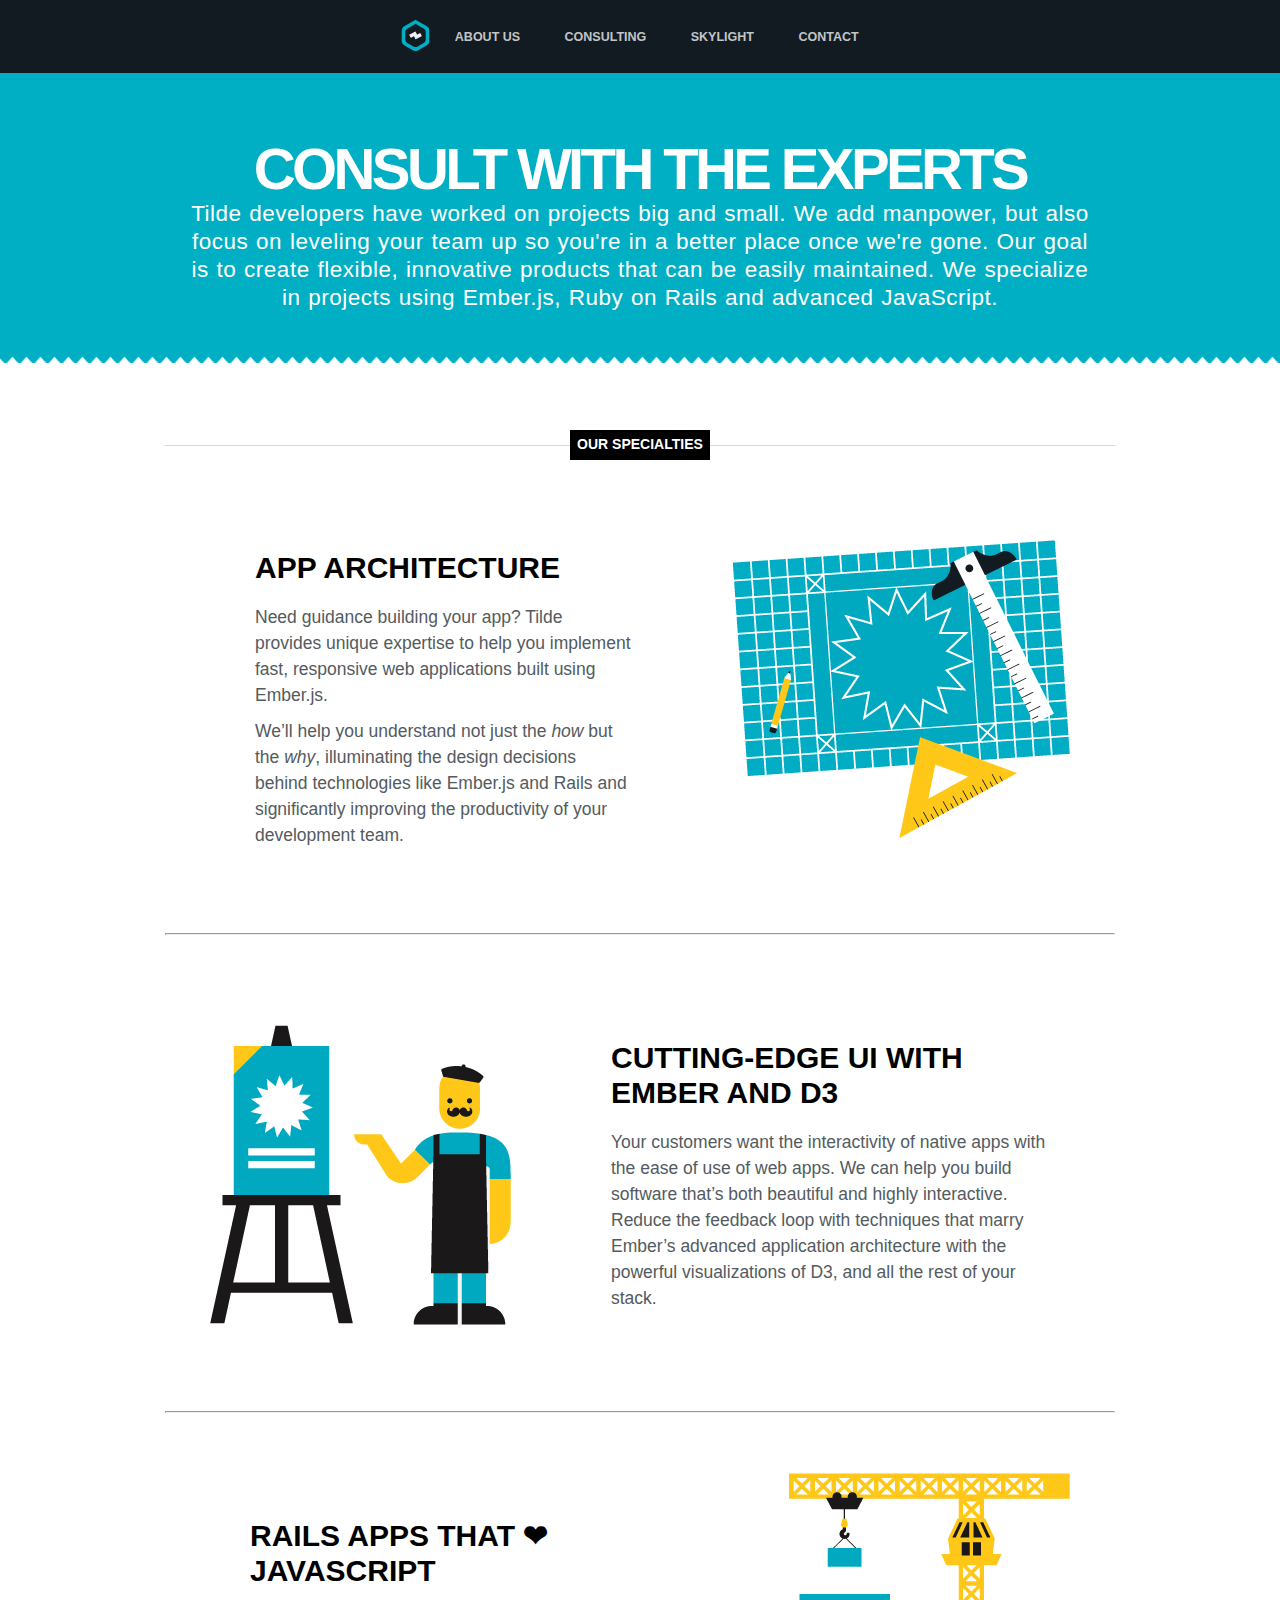
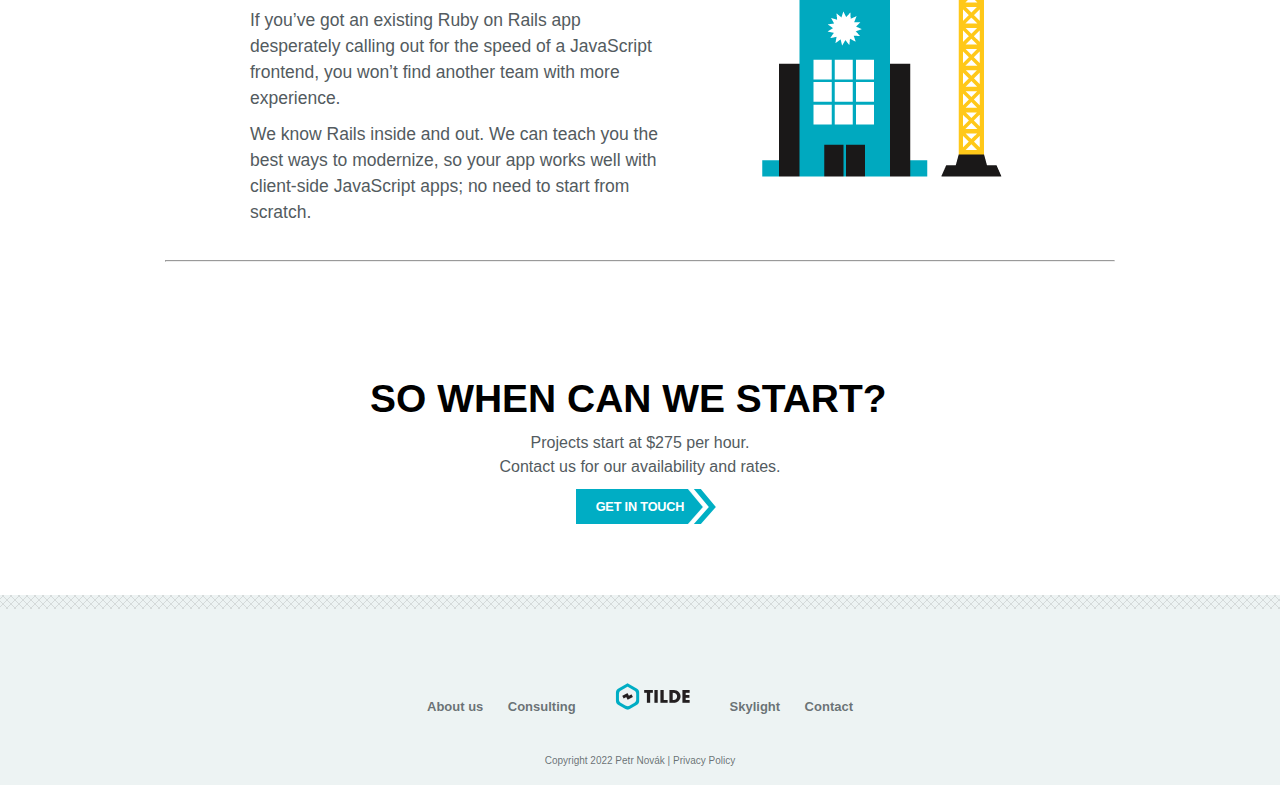
<file: consulting.html>
<!DOCTYPE html>
<html lang="en">
<head>
    <meta charset="UTF-8">
    <meta http-equiv="X-UA-Compatible" content="IE=edge">
    <meta name="viewport" content="width=device-width, initial-scale=1.0">   
    <link rel="stylesheet" href="css/grid.css">
    <link rel="stylesheet" href="css/main.css">
    <link rel="shortcut icon" href="images/home-page/tilde-logo-header-013fd1c8.png" type="image/x-icon">
    <title>Tilde.inc- Ember consulting</title>
</head>
<body id="consulting">
    <header class="container">

        <div class="mobile-menu">
            <span class="mobile-menu__btn">Menu</span>
        </div> 
    
        <nav class="nav">
            <a href="index.html" class="logo">
                <img src="images/home-page/tilde-logo-header-013fd1c8.png" alt="">
            </a>
            <ul class="menu-nav">
                <li class="menu-nav-item"><a href="about-us.html" class="menu-nav-link">About us</a></li>
                <li class="menu-nav-item"><a href="consulting.html" class="menu-nav-link">Consulting</a></li>
                <li class="menu-nav-item"><a href="skylight.html" class="menu-nav-link">Skylight</a></li>
                <li class="menu-nav-item"><a href="contact.html" class="menu-nav-link">Contact</a></li>
            </ul>
        </nav>

        <div class="navigatio-main-content">
            <div class="content">
                <h1>CONSULT WITH THE EXPERTS</h1>
                 <p>Tilde developers have worked on projects big and small. We add manpower, but also focus on leveling your team up so you're in a better place once we're gone. Our goal is to create flexible, innovative products that can be easily maintained. We specialize in projects using Ember.js, Ruby on Rails and advanced JavaScript.
                </p>
            </div>      
        </div>       
    </header>

    <main class="container">
        <div class="border"></div>

        <div class=" content our-proces">
            <h2 class="our-proces-subtitle">    
                <span>OUR SPECIALTIES</span>
            </h2>

            <div class="plan clearfix">
                <img src="images/consulting/plan-3d514786.png" alt="Planning illustration">
                <div class="text">
                    <h3>APP ARCHITECTURE</h3>
                    <p>Need guidance building your app? Tilde provides unique expertise to help you implement fast, responsive web applications built using Ember.js.</p>
                    <p>We’ll help you understand not just the <em>how</em>  but the <em>why</em>, illuminating the design decisions behind technologies like Ember.js and Rails and significantly improving the productivity of your development team.</p>
                </div>
                <hr>
            </div>

            <div class="design clearfix">
                <img src="images/consulting/design-82c7302b.png" alt="Planning illustration">
                <div class="text">
                    <h3>CUTTING-EDGE UI WITH EMBER AND D3</h3>
                    <p>Your customers want the interactivity of native apps with the ease of use of web apps. We can help you build software that’s both beautiful and highly interactive. Reduce the feedback loop with techniques that marry Ember’s advanced application architecture with the powerful visualizations of D3, and all the rest of your stack.</p>
                </div>
                <hr>
            </div>

            <div class="built clearfix">
                <img src="images/consulting/build-67c64943.png" alt="Planning illustration">
                <div class="text">
                    <h3>RAILS APPS THAT ❤ JAVASCRIPT</h3>
                    <p>If you’ve got an existing Ruby on Rails app desperately calling out for the speed of a JavaScript frontend, you won’t find another team with more experience.</p>
                    <p>We know Rails inside and out. We can teach you the best ways to modernize, so your app works well with client-side JavaScript apps; no need to start from scratch.</p>
                </div>
                <hr>
            </div>
        </div>

        <div class="pre-footer">        
            <div class="content">
              
                <div class="pre-footer-inquire">
                    <span>SO WHEN CAN WE START?</span>
                    <p>Projects start at $275 per hour.
                        <br>
                        Contact us for our availability and rates.
                    </p>
                    <a href="contact.html" class="blue-button-animate">
                       GET IN TOUCH
                        <span class="arrow"></span>
                    </a>
                </div>        
                
            </div>
        </div>     
    </main>

    <footer class="container">
        <div class="content">
            <nav class="footer-nav">

                <a href="index.html" class='footer-menu-nav-link logo-mobile'>
                    <img src="images/footer/tilde-logo-footer-59aba553.png" alt="logo">
                </a>
               
                <ul class="footer-menu-nav">
                    <li class="footer-menu-nav-item">
                        <a href="about-us.html" class="footer-menu-nav-link">About us</a>
                    </li>

                    <li class="footer-menu-nav-item">
                        <a href="consulting.html" class="footer-menu-nav-link">Consulting</a>
                    </li>

                    <li class="footer-menu-nav-item">
                        <a href="index.html" class='footer-menu-nav-link logo'>
                            <img src="images/footer/tilde-logo-footer-59aba553.png" alt="logo">
                        </a>
                    </li>

                    <li class="footer-menu-nav-item">
                        <a href="skylight.html" class="footer-menu-nav-link">Skylight</a>
                    </li>

                    <li class="footer-menu-nav-item">
                        <a href="contact.html" class="footer-menu-nav-link">Contact</a>
                    </li>
                </ul>  
            </nav>

            <p class="copyright"><span>Copyright 2022 Petr Novák  | </span> <a href="https://www.skylight.io/privacy">Privacy Policy</a></p>
        </div>
    </footer>

    <script src="js/jquery.js"></script>
    <script src="js/script.js"></script>
</body>
</html>
</file>
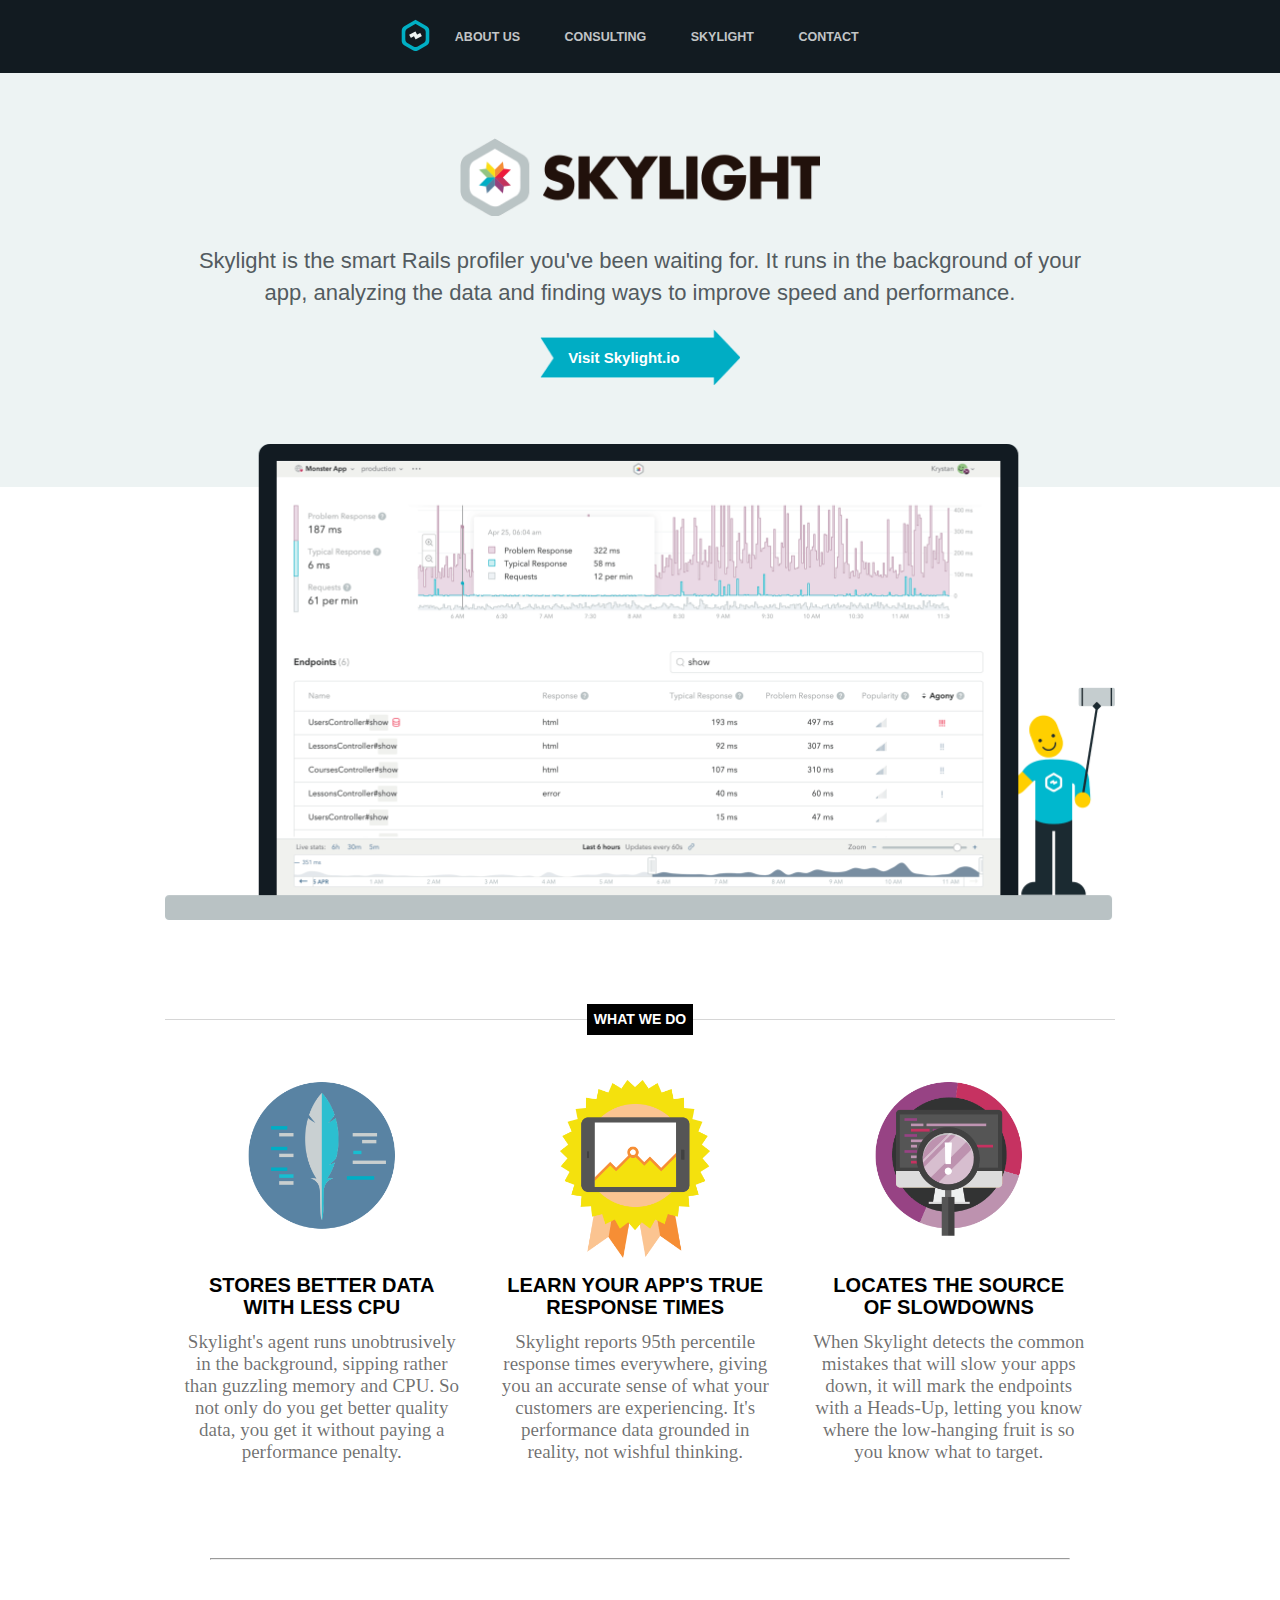
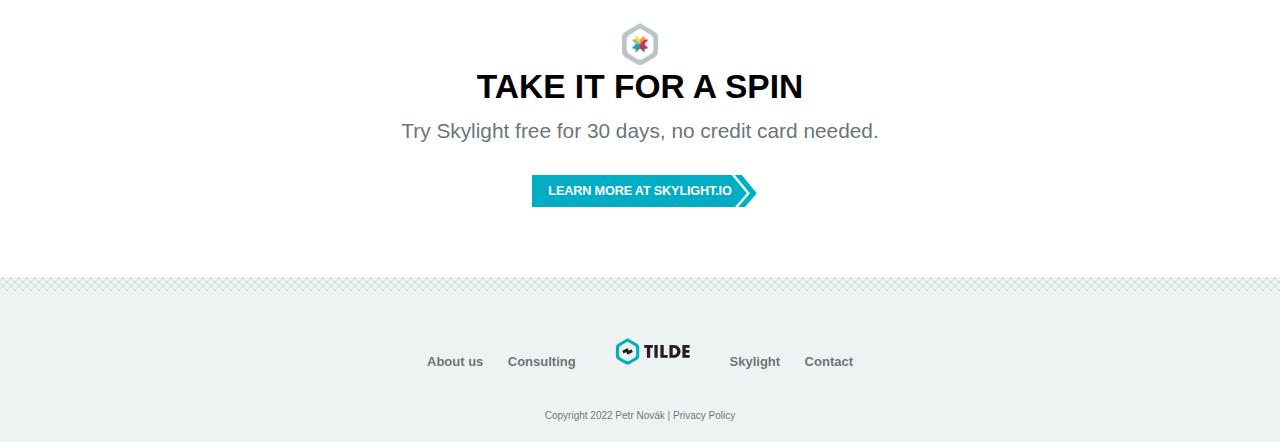
<file: skylight.html>
<!DOCTYPE html>
<html lang="en">
<head>
    <meta charset="UTF-8">
    <meta http-equiv="X-UA-Compatible" content="IE=edge">
    <meta name="viewport" content="width=device-width, initial-scale=1.0">   
    <link rel="stylesheet" href="css/grid.css">
    <link rel="stylesheet" href="css/main.css">
    <link rel="shortcut icon" href="images/home-page/tilde-logo-header-013fd1c8.png" type="image/x-icon">
    <title>Tilde.inc Skylight</title>
</head>
<body id="skylight">
    <header class="container">

        <div class="mobile-menu">
            <span class="mobile-menu__btn">Menu</span>
        </div> 
    
        <nav class="nav">
            <a href="index.html" class="logo">
                <img src="images/home-page/tilde-logo-header-013fd1c8.png" alt="">
            </a>
            <ul class="menu-nav">
                <li class="menu-nav-item"><a href="about-us.html" class="menu-nav-link">About us</a></li>
                <li class="menu-nav-item"><a href="consulting.html" class="menu-nav-link">Consulting</a></li>
                <li class="menu-nav-item"><a href="skylight.html" class="menu-nav-link">Skylight</a></li>
                <li class="menu-nav-item"><a href="contact.html" class="menu-nav-link">Contact</a></li>
            </ul>            
        </nav>

        <div class="navigatio-main-content">
            <div class="content">
                <img src="images/skylight/skylight-logo-d3d91e11.png" alt="" class="skylight-logo">
                <p>Skylight is the smart Rails profiler you've been waiting for. It runs in the background of your app, analyzing the data and finding ways to improve speed and performance.</p>
            </div>      

            <div class="blue-skylight-button-animate">
                <a href="https://www.skylight.io/" class="arrow">Visit Skylight.io</a>
            </div>
        </div>  
    </header>

    <main class="container">
        <div class="border"></div>   

        <div class="content">   
            <img src="images/skylight/skylight-laptop-883c291c.png" alt="skylight-laptop-883c291c" class="skylight-laptop">            
            <div class="benefits-columns">
                <h2 class="benefits-columns-subtitle">    
                    <span>WHAT WE DO</span>
                </h2>

                <div class="data-storage col span-1-of-3">
                    <img src="images/skylight/featherweight-agent-icon-bed3fc49.png" alt="">
                    <h3>STORES BETTER DATA WITH LESS CPU</h3>
                    <p>Skylight's agent runs unobtrusively in the background, sipping rather than guzzling memory and CPU. So not only do you get better quality data, you get it without paying a performance penalty.</p>
                </div>

                <div class="response col span-1-of-3">
                    <img src="images/skylight/true-response-times-icon-9c211be5.png" alt="">
                    <h3>LEARN YOUR APP'S TRUE RESPONSE TIMES</h3>
                    <p>Skylight reports 95th percentile response times everywhere, giving you an accurate sense of what your customers are experiencing. It's performance data grounded in reality, not wishful thinking.</p>
                </div>

                <div class="slowdowns col span-1-of-3">
                    <img src="images/skylight/heads-up-icon-f403a4e4.png" alt="">
                    <h3>LOCATES THE SOURCE OF SLOWDOWNS</h3>
                    <p>When Skylight detects the common mistakes that will slow your apps down, it will mark the endpoints with a Heads-Up, letting you know where the low-hanging fruit is so you know what to target.</p>
                </div>
            </div>
        </div>   
        
        <div class="pre-footer">   
             
            <div class="content">
              
                <div class="pre-footer-inquire">
                    <hr>  
                    <img src="images/skylight/skylight-symbol-b2e08ab4.png" alt="">
                    <h1>TAKE IT FOR A SPIN</h1>
                    <p>Try Skylight free for 30 days, no credit card needed.</p>
                    <a href="https://www.skylight.io/" class="blue-button-animate">
                        Learn more at skylight.io
                        <span class="arrow"></span>
                    </a>
                </div>        
                
            </div>
        </div>     
    </main>

    <footer class="container">
        <div class="content">
            <nav class="footer-nav">

                <a href="index.html" class='footer-menu-nav-link logo-mobile'>
                    <img src="images/footer/tilde-logo-footer-59aba553.png" alt="logo">
                </a>
               
                <ul class="footer-menu-nav">
                    <li class="footer-menu-nav-item">
                        <a href="about-us.html" class="footer-menu-nav-link">About us</a>
                    </li>

                    <li class="footer-menu-nav-item">
                        <a href="consulting.html" class="footer-menu-nav-link">Consulting</a>
                    </li>

                    <li class="footer-menu-nav-item">
                        <a href="index.html" class='footer-menu-nav-link logo'>
                            <img src="images/footer/tilde-logo-footer-59aba553.png" alt="logo">
                        </a>
                    </li>

                    <li class="footer-menu-nav-item">
                        <a href="skylight.html" class="footer-menu-nav-link">Skylight</a>
                    </li>

                    <li class="footer-menu-nav-item">
                        <a href="contact.html" class="footer-menu-nav-link">Contact</a>
                    </li>
                </ul>  
            </nav>

            <p class="copyright"><span>Copyright 2022 Petr Novák  | </span> <a href="https://www.skylight.io/privacy">Privacy Policy</a></p>
        </div>
    </footer>

    <script src="js/jquery.js"></script>
    <script src="js/script.js"></script>
</body>
</html>
</file>
<file: css/grid.css>
/*  SECTIONS  ============================================================================= */

.section {
	clear: both;
	padding: 0px;
	margin: 0px;
}

/*  GROUPING  ============================================================================= */

.row {
    zoom: 1; /* For IE 6/7 (trigger hasLayout) */
}

.row:before,
.row:after {
    content:"";
    display:table;
}
.row:after {
    clear:both;
}

/*  GRID COLUMN SETUP   ==================================================================== */

.col {
	display: block;
	float:left;
	margin: 1% 0 1% 1.6%;
}

.col:first-child { margin-left: 0; } /* all browsers except IE6 and lower */


/*  REMOVE MARGINS AS ALL GO FULL WIDTH AT 480 PIXELS */

@media only screen and (max-width: 480px) {
	.col { 
		/*margin: 1% 0 1% 0%;*/
        margin: 0;
	}
}


/*  GRID OF TWO   ============================================================================= */


.span-2-of-2 {
	width: 100%;
}

.span-1-of-2 {
	width: 49.2%;
}

/*  GO FULL WIDTH AT LESS THAN 480 PIXELS */

@media only screen and (max-width: 480px) {
	.span-2-of-2 {
		width: 100%; 
	}
	.span-1-of-2 {
		width: 100%; 
	}
}


/*  GRID OF THREE   ============================================================================= */

	
.span-3-of-3 {
	width: 100%; 
}

.span-2-of-3 {
	width: 66.13%; 
}

.span-1-of-3 {
	width: 32.26%; 
}


/*  GO FULL WIDTH AT LESS THAN 480 PIXELS */

@media only screen and (max-width: 480px) {
	.span-3-of-3 {
		width: 100%; 
	}
	.span-2-of-3 {
		width: 100%; 
	}
	.span-1-of-3 {
		width: 100%;
	}
}

/*  GRID OF FOUR   ============================================================================= */

	
.span-4-of-4 {
	width: 100%; 
}

.span-3-of-4 {
	width: 74.6%; 
}

.span-2-of-4 {
	width: 49.2%; 
}

.span-1-of-4 {
	width: 23.8%; 
}


/*  GO FULL WIDTH AT LESS THAN 480 PIXELS */

@media only screen and (max-width: 480px) {
	.span-4-of-4 {
		width: 100%; 
	}
	.span-3-of-4 {
		width: 100%; 
	}
	.span-2-of-4 {
		width: 100%; 
	}
	.span-1-of-4 {
		width: 100%; 
	}
}


/*  GRID OF FIVE   ============================================================================= */

	
.span-5-of-5 {
	width: 100%;
}

.span-4-of-5 {
  	width: 79.68%; 
}

.span-3-of-5 {
  	width: 59.36%; 
}

.span-2-of-5 {
  	width: 39.04%;
}

.span-1-of-5 {
  	width: 18.72%;
}


/*  GO FULL WIDTH AT LESS THAN 480 PIXELS */

@media only screen and (max-width: 480px) {
	.span-5-of-5 {
		width: 100%; 
	}
	.span-4-of-5 {
		width: 100%; 
	}
	.span-3-of-5 {
		width: 100%; 
	}
	.span-2-of-5 {
		width: 100%; 
	}
	.span-1-of-5 {
		width: 100%; 
	}
}


/*  GRID OF SIX   ============================================================================= */


.span-6-of-6 {
	width: 100%;
}

.span-5-of-6 {
  	width: 83.06%;
}

.span-4-of-6 {
  	width: 66.13%;
}

.span-3-of-6 {
  	width: 49.2%;
}

.span-2-of-6 {
  	width: 32.26%;
}

.span-1-of-6 {
  	width: 15.33%;
}


/*  GO FULL WIDTH AT LESS THAN 480 PIXELS */

@media only screen and (max-width: 480px) {
	.span-6-of-6 {
		width: 100%; 
	}
	.span-5-of-6 {
		width: 100%; 
	}
	.span-4-of-6 {
		width: 100%; 
	}
	.span-3-of-6 {
		width: 100%; 
	}
	.span-2-of-6 {
		width: 100%; 
	}
	.span-1-of-6 {
		width: 100%; 
	}
}



/*  GRID OF SEVEN   ============================================================================= */


.span-7-of-7 {
	width: 100%;
}

.span-6-of-7 {
	width: 85.48%;
}

.span-5-of-7 {
  	width: 70.97%;
}

.span-4-of-7 {
  	width: 56.45%;
}

.span-3-of-7 {
  	width: 41.94%;
}

.span-2-of-7 {
  	width: 27.42%;
}

.span-1-of-7 {
  	width: 12.91%;
}


/*  GO FULL WIDTH AT LESS THAN 480 PIXELS */

@media only screen and (max-width: 480px) {
	.span-7-of-7 {
		width: 100%; 
	}
	.span-6-of-7 {
		width: 100%; 
	}
	.span-5-of-7 {
		width: 100%; 
	}
	.span-4-of-7 {
		width: 100%; 
	}
	.span-3-of-7 {
		width: 100%; 
	}
	.span-2-of-7 {
		width: 100%; 
	}
	.span-1-of-7 {
		width: 100%; 
	}
}


/*  GRID OF EIGHT   ============================================================================= */

	
.span-8-of-8 {
	width: 100%;
}

.span-7-of-8 {
	width: 87.3%; 
}

.span-6-of-8 {
	width: 74.6%; 
}

.span-5-of-8 {
	width: 61.9%; 
}

.span-4-of-8 {
	width: 49.2%; 
}

.span-3-of-8 {
	width: 36.5%;
}

.span-2-of-8 {
	width: 23.8%; 
}

.span-1-of-8 {
	width: 11.1%; 
}


/*  GO FULL WIDTH AT LESS THAN 480 PIXELS */

@media only screen and (max-width: 480px) {
	.span-8-of-8 {
		width: 100%; 
	}
	.span-7-of-8 {
		width: 100%; 
	}
	.span-6-of-8 {
		width: 100%; 
	}
	.span-5-of-8 {
		width: 100%; 
	}
	.span-4-of-8 {
		width: 100%; 
	}
	.span-3-of-8 {
		width: 100%; 
	}
	.span-2-of-8 {
		width: 100%; 
	}
	.span-1-of-8 {
		width: 100%; 
	}
}


/*  GRID OF NINE   ============================================================================= */


.span-9-of-9 {
	width: 100%;
}

.span-8-of-9 {
	width: 88.71%;
}

.span-7-of-9 {
	width: 77.42%; 
}

.span-6-of-9 {
	width: 66.13%; 
}

.span-5-of-9 {
	width: 54.84%; 
}

.span-4-of-9 {
	width: 43.55%; 
}

.span-3-of-9 {
	width: 32.26%;
}

.span-2-of-9 {
	width: 20.97%; 
}

.span-1-of-9 {
	width: 9.68%; 
}


/*  GO FULL WIDTH AT LESS THAN 480 PIXELS */

@media only screen and (max-width: 480px) {
	.span-9-of-9 {
		width: 100%; 
	}
	.span-8-of-9 {
		width: 100%; 
	}
	.span-7-of-9 {
		width: 100%; 
	}
	.span-6-of-9 {
		width: 100%; 
	}
	.span-5-of-9 {
		width: 100%; 
	}
	.span-4-of-9 {
		width: 100%; 
	}
	.span-3-of-9 {
		width: 100%; 
	}
	.span-2-of-9 {
		width: 100%; 
	}
	.span-1-of-9 {
		width: 100%; 
	}
}


/*  GRID OF TEN   ============================================================================= */


.span-10-of-10 {
	width: 100%;
}

.span-9-of-10 {
	width: 89.84%;
}

.span-8-of-10 {
	width: 79.68%;
}

.span-7-of-10 {
	width: 69.52%; 
}

.span-6-of-10 {
	width: 59.36%; 
}

.span-5-of-10 {
	width: 49.2%; 
}

.span-4-of-10 {
	width: 39.04%; 
}

.span-3-of-10 {
	width: 28.88%;
}

.span-2-of-10 {
	width: 18.72%; 
}

.span-1-of-10 {
	width: 8.56%; 
}


/*  GO FULL WIDTH AT LESS THAN 480 PIXELS */

@media only screen and (max-width: 480px) {
	.span-10-of-10 {
		width: 100%; 
	}
	.span-9-of-10 {
		width: 100%; 
	}
	.span-8-of-10 {
		width: 100%; 
	}
	.span-7-of-10 {
		width: 100%; 
	}
	.span-6-of-10 {
		width: 100%; 
	}
	.span-5-of-10 {
		width: 100%; 
	}
	.span-4-of-10 {
		width: 100%; 
	}
	.span-3-of-10 {
		width: 100%; 
	}
	.span-2-of-10 {
		width: 100%; 
	}
	.span-1-of-10 {
		width: 100%; 
	}
}


/*  GRID OF ELEVEN   ============================================================================= */

.span-11-of-11 {
	width: 100%;
}

.span-10-of-11 {
	width: 90.76%;
}

.span-9-of-11 {
	width: 81.52%;
}

.span-8-of-11 {
	width: 72.29%;
}

.span-7-of-11 {
	width: 63.05%; 
}

.span-6-of-11 {
	width: 53.81%; 
}

.span-5-of-11 {
	width: 44.58%; 
}

.span-4-of-11 {
	width: 35.34%; 
}

.span-3-of-11 {
	width: 26.1%;
}

.span-2-of-11 {
	width: 16.87%; 
}

.span-1-of-11 {
	width: 7.63%; 
}


/*  GO FULL WIDTH AT LESS THAN 480 PIXELS */

@media only screen and (max-width: 480px) {
	.span-11-of-11 {
		width: 100%; 
	}
	.span-10-of-11 {
		width: 100%; 
	}
	.span-9-of-11 {
		width: 100%; 
	}
	.span-8-of-11 {
		width: 100%; 
	}
	.span-7-of-11 {
		width: 100%; 
	}
	.span-6-of-11 {
		width: 100%; 
	}
	.span-5-of-11 {
		width: 100%; 
	}
	.span-4-of-11 {
		width: 100%; 
	}
	.span-3-of-11 {
		width: 100%; 
	}
	.span-2-of-11 {
		width: 100%; 
	}
	.span-1-of-11 {
		width: 100%; 
	}
}


/*  GRID OF TWELVE   ============================================================================= */

.span-12-of-12 {
	width: 100%;
}

.span-11-of-12 {
	width: 91.53%;
}

.span-10-of-12 {
	width: 83.06%;
}

.span-9-of-12 {
	width: 74.6%;
}

.span-8-of-12 {
	width: 66.13%;
}

.span-7-of-12 {
	width: 57.66%; 
}

.span-6-of-12 {
	width: 49.2%; 
}

.span-5-of-12 {
	width: 40.73%; 
}

.span-4-of-12 {
	width: 32.26%; 
}

.span-3-of-12 {
	width: 23.8%;
}

.span-2-of-12 {
	width: 15.33%; 
}

.span-1-of-12 {
	width: 6.86%; 
}


/*  GO FULL WIDTH AT LESS THAN 480 PIXELS */

@media only screen and (max-width: 480px) {
	.span-12-of-12 {
		width: 100%; 
	}
	.span-11-of-12 {
		width: 100%; 
	}
	.span-10-of-12 {
		width: 100%; 
	}
	.span-9-of-12 {
		width: 100%; 
	}
	.span-8-of-12 {
		width: 100%; 
	}
	.span-7-of-12 {
		width: 100%; 
	}
	.span-6-of-12 {
		width: 100%; 
	}
	.span-5-of-12 {
		width: 100%; 
	}
	.span-4-of-12 {
		width: 100%; 
	}
	.span-3-of-12 {
		width: 100%; 
	}
	.span-2-of-12 {
		width: 100%; 
	}
	.span-1-of-12 {
		width: 100%; 
	}
}
</file>
<file: css/main.css>
#index .navigatio-main-content {
  padding-top: 70px;
  position: relative;
  background: #00afc4 url("../images/code-background-eef602f0.png") repeat-y center center/auto 100%;
}

header {
  background-color: #121b21;
  position: relative;
}
header .mobile-menu {
  display: none;
}
header .nav {
  text-align: center;
  font-family: sans-serif;
}
header .nav a {
  text-decoration: none;
  vertical-align: middle;
  font-weight: 800;
  text-transform: uppercase;
}
header .nav .logo {
  display: inline-block;
}
header .nav .menu-nav {
  display: inline-block;
  line-height: 3.125em;
}
header .nav .menu-nav-item {
  display: inline-block;
  list-style-type: none;
  padding: 0.6875em 1.25em;
}
header .nav .menu-nav-link {
  color: rgba(255, 255, 255, 0.753);
  font-size: 0.78125em;
  transition: all 0.5s;
}
header .nav .menu-nav-link:hover {
  color: rgb(255, 255, 255);
}
header .navigatio-main-content {
  color: #fff;
  font-weight: bold;
  background-color: #00afc4;
  font-family: sans-serif;
}
header .navigatio-main-content span {
  font-size: 1.5625em;
  display: block;
  color: rgba(0, 0, 0, 0.746);
  letter-spacing: -0.0625em;
  font-weight: 900;
}
header .navigatio-main-content h1 {
  line-height: 0.8125em;
  padding-top: 0.7142857143em;
  font-size: 6.875em;
  text-transform: uppercase;
  letter-spacing: -0.0625em;
  font-weight: 900;
}
header .navigatio-main-content .team-foto {
  position: relative;
  display: block;
  width: 26.5625em;
  height: 18.375em;
  margin: -3.5em auto -0.875em;
}
header .yellow-button-animate {
  position: relative;
  width: 13.125em;
  height: 3.125em;
  margin: -1.6875em auto 0;
  line-height: 3.625em;
  z-index: 25;
  padding: 0 5px;
}
header .yellow-button-animate .arrow {
  display: block;
  background: url("../images/arrow/yellow-arrow-cd660a41.png") no-repeat;
  text-indent: 1.5625em;
  color: black;
  text-decoration: none;
  font-weight: 500;
  font-size: 1.21875em;
}

.border {
  position: relative;
  display: block;
  top: -1.875em;
  width: 100%;
  height: 0.4375em;
  background: transparent url("/images/arrow/blue-grey-triangle-border-2ad58b40.png") top repeat;
  background-size: 0.875em 0.5em;
  z-index: 1;
}

.sub-head {
  font-size: 16px;
}
.sub-head .container {
  background: #edf3f3 url("/images/lattice-5e08b610.gif") bottom repeat-x;
  position: relative;
  top: -30px;
}
.sub-head-text {
  color: rgba(37, 37, 37, 0.876);
  font-size: 1.375em;
  line-height: 1.4375em;
  padding: 2.5em 0.3125em 2.1875em;
}
.sub-head-text .line {
  display: block;
}
.sub-head-tegnologies-tittle {
  font-size: 0.875em;
  color: rgba(37, 37, 37, 0.876);
}
.sub-head-tegnologies .tegnoligies {
  padding-bottom: 1.25em;
}
.sub-head-tegnologies .tegnoligies-item {
  list-style-type: none;
  display: inline-block;
}
.sub-head-tegnologies .tegnoligies-item img {
  padding: 0.9375em 0.5em;
  cursor: pointer;
}

.home-what-we-do {
  margin-top: 2.1875em;
  margin-bottom: 2.5em;
  padding-top: 0;
}
.home-what-we-do-subtitle {
  position: relative;
  background: url("/images/grey-line-1e0e9dea.gif") center repeat-x;
  margin-bottom: 1.5625em;
}
.home-what-we-do-subtitle > span {
  display: inline-block;
  color: #fff;
  background-color: black;
  font-size: 0.875em;
  padding: 0.3125em 0.5em;
  line-height: 1.5625em;
}
.home-what-we-do .span-1-of-3 {
  width: 31.26%;
}
.home-what-we-do .cunsilting,
.home-what-we-do .engagements,
.home-what-we-do .open-source {
  margin-top: 1.25em;
  margin-bottom: 9.375em;
}
.home-what-we-do .cunsilting > h3, .home-what-we-do .cunsilting img, .home-what-we-do .cunsilting p, .home-what-we-do .cunsilting a,
.home-what-we-do .engagements > h3,
.home-what-we-do .engagements img,
.home-what-we-do .engagements p,
.home-what-we-do .engagements a,
.home-what-we-do .open-source > h3,
.home-what-we-do .open-source img,
.home-what-we-do .open-source p,
.home-what-we-do .open-source a {
  margin: 0.75em 0.9375em 0.75em 0.9375em;
}
.home-what-we-do .cunsilting h3,
.home-what-we-do .engagements h3,
.home-what-we-do .open-source h3 {
  font-size: 1.25em;
  line-height: 22px;
  font-weight: 900;
}
.home-what-we-do .cunsilting p,
.home-what-we-do .engagements p,
.home-what-we-do .open-source p {
  color: rgba(0, 0, 0, 0.568);
  font-family: Cambria, Cochin, Georgia, Times, "Times New Roman", serif;
  font-size: 1.1875em;
  line-height: 22px;
  margin: 0 15px 15px 15px;
}
.home-what-we-do .cunsilting a,
.home-what-we-do .engagements a,
.home-what-we-do .open-source a {
  font-size: 17.5px;
  color: rgba(19, 129, 172, 0.794);
  word-spacing: -0.9px;
}
.home-what-we-do .cunsilting a:hover,
.home-what-we-do .engagements a:hover,
.home-what-we-do .open-source a:hover {
  color: rgba(19, 129, 172, 0.89);
}
@media (max-width: 45em) {
  .home-what-we-do .cunsilting,
  .home-what-we-do .engagements,
  .home-what-we-do .open-source {
    width: 47.9%;
    margin-bottom: 1.5625em;
  }
  .home-what-we-do .cunsilting:nth-last-child(1),
  .home-what-we-do .engagements:nth-last-child(1),
  .home-what-we-do .open-source:nth-last-child(1) {
    width: 100%;
  }
}
@media (max-width: 34.375em) {
  .home-what-we-do .cunsilting,
  .home-what-we-do .engagements,
  .home-what-we-do .open-source {
    width: 100%;
  }
}

.pre-footer {
  margin-bottom: 70px;
  font-size: 14.5px;
}
.pre-footer-inquire {
  font-weight: 900;
  text-transform: uppercase;
}
.pre-footer-inquire hr {
  margin-bottom: 4.375em;
}
.pre-footer-inquire span {
  display: inline-block;
  font-size: 2.6875em;
  color: black;
  margin-right: 0.6em;
  vertical-align: middle;
}
.pre-footer-inquire a {
  display: inline-block;
  padding: 0.59375em 1.0625em;
  vertical-align: middle;
  letter-spacing: -0.0125em;
}
.pre-footer-inquire .blue-button-animate {
  background: transparent url(/images/arrow/blue-button-base-57b4da19.png) right top no-repeat;
  position: relative;
  color: #fff;
  text-decoration: none;
  font-size: 0.875em;
}
.pre-footer-inquire .blue-button-animate .arrow {
  width: 100%;
  height: 100%;
  background: transparent url(/images/arrow/blue-button-arrow-8268bdf4.png) right top no-repeat;
  position: absolute;
  top: 0;
  right: -0.9375em;
  display: inline-block;
}

#about-us .navigatio-main-content .content {
  font-size: 16px;
  font-weight: 100;
}
#about-us .navigatio-main-content .content h1 {
  font-size: 3.625em;
  padding: 1.25em 0 0.125em 0;
}
#about-us .navigatio-main-content .content p {
  font-size: 1.40625em;
  line-height: 1.25em;
  letter-spacing: 0.5px;
  word-spacing: 1px;
  font-family: "Gill Sans", "Gill Sans MT", Calibri, "Trebuchet MS", sans-serif;
  padding: 0 1em 2.25em;
}
#about-us .border {
  position: relative;
  display: block;
  top: -6px;
  width: 100%;
  height: 0.4375em;
  background: transparent url("/images/about-us/blue-white-triangle-border-7b19c553.png") top repeat;
  background-size: 0.875em 0.5em;
  z-index: 1;
}
#about-us .meet-the-team {
  padding-top: 3.75em;
}
#about-us .meet-the-team-subtitle {
  position: relative;
  background: url("/images/grey-line-1e0e9dea.gif") center repeat-x;
  margin-bottom: 1.5625em;
}
#about-us .meet-the-team-subtitle > span {
  display: inline-block;
  color: #fff;
  background-color: black;
  font-size: 0.875em;
  padding: 0.3125em 0.5em;
  line-height: 1.5625em;
}
#about-us .meet-the-team .team-avatar {
  max-width: 10em;
  height: 100%;
  border-radius: 50%;
  display: block;
  margin: 0 auto;
}
#about-us .meet-the-team .founders .person {
  text-align: left;
  padding: 3.75em 5em;
  border-bottom: 0.0625em solid #cccccc;
  min-height: 28.125em;
  width: 100%;
}
#about-us .meet-the-team .founders .person-mini-picture {
  display: none;
}
#about-us .meet-the-team .founders .social-icons {
  margin-bottom: 1.25em;
}
#about-us .meet-the-team .founders .social-icons-link {
  font-size: 14px;
  text-decoration: none;
  color: black;
}
#about-us .meet-the-team .founders .social-icons-link:nth-child(2) {
  margin-left: 15px;
}
#about-us .meet-the-team .founders .social-icons-link i {
  font-size: 12px;
  color: #fff;
  padding: 1px;
  background-color: #00afc4;
  border: 1px solid #00afc4;
  border-radius: 50%;
}
#about-us .meet-the-team .founders #yehuda-katz {
  background: transparent url("/images/about-us/yehuda-cb1173c9.jpg") bottom right no-repeat;
  padding-right: 23.75em;
}
#about-us .meet-the-team .founders #yehuda-katz .text {
  padding-top: 3.125em;
}
#about-us .meet-the-team .founders #yehuda-katz .text h3 {
  font-size: 2em;
  font-weight: 780;
}
#about-us .meet-the-team .founders #yehuda-katz .text p {
  font-size: 1.075em;
  color: #535b60;
  margin: 0.625em 0;
  line-height: 1.4em;
  font-weight: 100;
}
#about-us .meet-the-team .founders #yehuda-katz .text p .link-text {
  color: rgba(32, 94, 136, 0.822);
  text-decoration: none;
}
#about-us .meet-the-team .founders #leah-silber {
  background: transparent url("/images/about-us/leah-c978918a.jpg") bottom left no-repeat;
  padding-left: 23.75em;
  margin-bottom: 3.125em;
}
#about-us .meet-the-team .founders #leah-silber .text {
  padding-top: 3.125em;
}
#about-us .meet-the-team .founders #leah-silber .text h3 {
  font-size: 2em;
  font-weight: 780;
}
#about-us .meet-the-team .founders #leah-silber .text p {
  font-size: 1.0875em;
  color: #535b60;
  margin: 0.625em 0;
  line-height: 1.4em;
  font-weight: 100;
}
#about-us .meet-the-team .founders #leah-silber .text p .link-text {
  color: rgba(32, 94, 136, 0.822);
  text-decoration: none;
}
#about-us .meet-the-team .team {
  margin-bottom: 4.375em;
}
#about-us .meet-the-team .team ul li {
  display: inline-block;
  min-width: 23%;
  padding: 0 1.875em;
  margin-bottom: 3.4375em;
  vertical-align: top;
}
#about-us .meet-the-team .team h3 {
  font-weight: 900;
  padding: 0.9375em 0 0.3125em;
  margin: 0 -20px;
}
#about-us .meet-the-team .team p {
  font-size: 1.1875em;
  padding-bottom: 0.9375em;
}
#about-us .meet-the-team .team .social-icons-link {
  font-size: 14px;
  text-decoration: none;
  color: black;
}
#about-us .meet-the-team .team .social-icons-link:nth-child(2) {
  margin-left: 3px;
}
#about-us .meet-the-team .team .social-icons-link i {
  font-size: 16px;
  color: #fff;
  padding: 1px;
  background-color: #00afc4;
  border: 1px solid #00afc4;
  border-radius: 50%;
}
#about-us .meet-the-team .team .babies-at-work {
  background-color: #edf3f3;
  padding: 0 2.8125em 3.125em;
}
#about-us .meet-the-team .team .babies-at-work li {
  padding: 0 0.3125em;
  margin-bottom: 1.25em;
}
#about-us .meet-the-team .team .babies-at-work-title {
  font-size: 2em;
  padding: 1.5625em 0;
  font-weight: 900;
}
#about-us .meet-the-team .team .babies-at-work p {
  line-height: 1.5em;
  font-size: 1.375em;
  color: #535b60;
}
#about-us .meet-the-team .team .babies-at-work .call-to-action {
  display: inline-block;
  background-color: #00afc4;
  font-size: 1.15625em;
  padding: 0.625em 1.8125em;
  text-decoration: none;
  color: #fff;
  transition: all 0.5s;
}
#about-us .meet-the-team .team .babies-at-work .call-to-action:hover {
  background-color: black;
}
#about-us .meet-the-team .alumni {
  padding-bottom: 3.75em;
}
#about-us .meet-the-team .alumni-title {
  font-size: 1.125em;
  color: #535b60;
}
#about-us .meet-the-team .alumni ul {
  width: 80%;
  margin: 1.25em auto 0;
  text-align: center;
}
#about-us .meet-the-team .alumni ul li {
  display: inline-block;
  padding: 0.4375em 0;
}
#about-us .meet-the-team .alumni ul li::after {
  content: "/";
  padding: 0 0.3125em;
}
#about-us .meet-the-team .alumni ul li:nth-last-child(1)::after {
  content: "";
}
#about-us .meet-the-team .alumni ul li a {
  font-size: 0.90625em;
  text-decoration: none;
  color: black;
  text-transform: uppercase;
  font-weight: 800;
}
#about-us .meet-the-team .alumni ul li a:hover {
  border-bottom: 0.0625em solid #00afc4;
}
#about-us .open-source {
  padding: 3.125em;
  padding-top: 3.75em;
}
#about-us .open-source-title {
  padding: 0.36em 0 0.2em 0;
  font-size: 2.5em;
  font-weight: 900;
}
#about-us .open-source-text {
  font-size: 1.375em;
  padding: 0 2.5em;
  color: #535b60;
  margin-bottom: 2.2916666667em;
}
#about-us .open-source-subtitle {
  position: relative;
  background: url("/images/grey-line-1e0e9dea.gif") center repeat-x;
  margin-bottom: 1.5625em;
}
#about-us .open-source-subtitle > span {
  display: inline-block;
  color: #fff;
  background-color: black;
  font-size: 0.875em;
  padding: 0.3125em 0.5em;
  line-height: 1.5625em;
}
#about-us .open-source .projects {
  text-align: left;
  color: #535b60;
  margin-top: 3.4375em;
}
#about-us .open-source .projects .col {
  margin: 0;
}
#about-us .open-source .projects .project {
  padding: 1.875em 5%;
  height: 19.5em;
  border-width: 0 0.0625em 0.0625em 0;
  border-style: solid;
  border-color: #cccccc;
}
#about-us .open-source .projects .project:nth-child(3n+3) {
  border-right-width: 0;
}
#about-us .open-source .projects .project:nth-last-child(-n+3) {
  border-bottom-width: 0;
  margin-bottom: 3.4375em;
}
#about-us .open-source .projects .project a {
  color: black;
  text-decoration: none;
  font-size: 1.25em;
  font-weight: 780;
}
#about-us .open-source .projects .project p {
  padding-top: 0.9375em;
  font-size: 1.0875em;
  line-height: 1.3125em;
}
#about-us .pre-footer {
  margin-bottom: 70px;
  font-size: 14.5px;
}
#about-us .pre-footer-inquire {
  font-weight: 900;
  text-transform: uppercase;
}
#about-us .pre-footer-inquire hr {
  margin-bottom: 4.375em;
}
#about-us .pre-footer-inquire span {
  display: inline-block;
  font-size: 2.6875em;
  color: black;
  margin-right: 0.6em;
  vertical-align: middle;
}
#about-us .pre-footer-inquire a {
  display: inline-block;
  padding: 0.59375em 1.0625em;
  vertical-align: middle;
  letter-spacing: -0.0125em;
}
#about-us .pre-footer-inquire .blue-button-animate {
  background: transparent url(/images/arrow/blue-button-base-57b4da19.png) right top no-repeat;
  position: relative;
  color: #fff;
  text-decoration: none;
  font-size: 0.875em;
}
#about-us .pre-footer-inquire .blue-button-animate .arrow {
  width: 100%;
  height: 100%;
  background: transparent url(/images/arrow/blue-button-arrow-8268bdf4.png) right top no-repeat;
  position: absolute;
  top: 0;
  right: -0.9375em;
  display: inline-block;
}

#consulting .navigatio-main-content .content {
  font-size: 16px;
  font-weight: 100;
}
#consulting .navigatio-main-content .content h1 {
  font-size: 3.625em;
  padding: 1.25em 0 0.125em 0;
}
#consulting .navigatio-main-content .content p {
  font-size: 1.40625em;
  line-height: 1.25em;
  letter-spacing: 0.5px;
  word-spacing: 1px;
  font-family: "Gill Sans", "Gill Sans MT", Calibri, "Trebuchet MS", sans-serif;
  padding: 0 1em 2.25em;
}
#consulting .border {
  position: relative;
  display: block;
  top: -6px;
  width: 100%;
  height: 0.4375em;
  background: transparent url("/images/about-us/blue-white-triangle-border-7b19c553.png") top repeat;
  background-size: 0.875em 0.5em;
  z-index: 1;
}
#consulting .our-proces {
  padding-top: 3.75em;
}
#consulting .our-proces-subtitle {
  position: relative;
  background: url("/images/grey-line-1e0e9dea.gif") center repeat-x;
  margin-bottom: 1.5625em;
}
#consulting .our-proces-subtitle > span {
  display: inline-block;
  color: #fff;
  background-color: black;
  font-size: 0.875em;
  padding: 0.3125em 0.5em;
  line-height: 1.5625em;
}
#consulting .our-proces .text {
  text-align: left;
  line-height: 35px;
}
#consulting .our-proces .text h3 {
  font-size: 1.875em;
  padding-bottom: 0.625em;
  font-weight: 900;
}
#consulting .our-proces .text p {
  font-size: 1.09375em;
  color: #535b60;
  line-height: 1.4857142857em;
}
#consulting .our-proces .text p:nth-child(2) {
  margin-bottom: 10px;
}
#consulting .our-proces hr {
  margin: 25px 0;
}
#consulting .our-proces .plan img {
  float: right;
  padding: 3.4375em 2.8125em 0 6.25em;
}
#consulting .our-proces .plan .text {
  padding: 4.0625em 5.625em 3.75em;
}
#consulting .our-proces .design img {
  float: left;
  padding: 4.0625em 6.25em 0 2.8125em;
}
#consulting .our-proces .design .text {
  padding: 5em 3.4375em 4.0625em;
}
#consulting .our-proces .built {
  margin-bottom: 90px;
}
#consulting .our-proces .built img {
  float: right;
  padding: 2.1875em 2.8125em 0 6.25em;
}
#consulting .our-proces .built .text {
  padding: 5em 5.3125em 0.625em;
}
#consulting .pre-footer {
  margin-bottom: 70px;
  font-size: 14.5px;
}
#consulting .pre-footer-inquire {
  font-weight: 900;
  text-transform: uppercase;
}
#consulting .pre-footer-inquire hr {
  margin-bottom: 4.375em;
}
#consulting .pre-footer-inquire span {
  display: inline-block;
  font-size: 2.6875em;
  color: black;
  margin-right: 0.6em;
  vertical-align: middle;
}
#consulting .pre-footer-inquire a {
  display: inline-block;
  padding: 11px 20px;
  vertical-align: middle;
  letter-spacing: -0.0125em;
}
#consulting .pre-footer-inquire .blue-button-animate {
  background: transparent url(/images/arrow/blue-button-base-57b4da19.png) right top no-repeat;
  position: relative;
  color: #fff;
  text-decoration: none;
  font-size: 0.875em;
}
#consulting .pre-footer-inquire .blue-button-animate .arrow {
  width: 100%;
  height: 100%;
  background: transparent url(/images/arrow/blue-button-arrow-8268bdf4.png) right top no-repeat;
  position: absolute;
  top: 0;
  right: -0.9375em;
  display: inline-block;
}
#consulting .pre-footer p {
  color: #535b60;
  font-weight: normal;
  text-transform: none;
  font-size: 16px;
  line-height: 24px;
  margin: 10px 0;
}
#consulting footer {
  padding: 75px 0 0 0;
}

#skylight .content {
  overflow: visible;
}
#skylight header .navigatio-main-content {
  background: #edf3f3;
  padding: 50px 0 100px;
}
#skylight header .navigatio-main-content .skylight-logo {
  width: 22.5em;
  margin: 0.9375em 0 1.5625em;
}
#skylight header .navigatio-main-content p {
  font-size: 22px;
  color: #535b60;
  line-height: 32px;
  margin: 0 20px;
}
#skylight header .blue-skylight-button-animate {
  width: 12.5em;
  margin: 20px auto 0;
  line-height: 3.625em;
}
#skylight header .blue-skylight-button-animate .arrow {
  display: block;
  background: url("/images/skylight/blue-arrow-92ba4a7f.png") no-repeat;
  text-indent: 1.875em;
  color: #fff;
  text-decoration: none;
  font-weight: 900;
  font-size: 0.9375em;
  background-size: 100%;
}
#skylight .skylight-laptop {
  width: 100%;
  height: auto;
  margin-top: -3.125em;
  margin-bottom: 5em;
  overflow: visible;
  position: relative;
  z-index: 5;
}
#skylight .benefits-columns {
  padding-top: 0;
}
#skylight .benefits-columns-subtitle {
  position: relative;
  background: url("/images/grey-line-1e0e9dea.gif") center repeat-x;
  margin-bottom: 1.5625em;
}
#skylight .benefits-columns-subtitle > span {
  display: inline-block;
  color: #fff;
  background-color: black;
  font-size: 0.875em;
  padding: 0.3125em 0.5em;
  line-height: 1.5625em;
}
#skylight .benefits-columns .span-1-of-3 {
  width: 33%;
  height: 100%;
}
#skylight .benefits-columns .col {
  margin: 0;
}
#skylight .benefits-columns .data-storage,
#skylight .benefits-columns .response,
#skylight .benefits-columns .slowdowns {
  margin-top: 1.25em;
  margin-bottom: 9.375em;
  margin-bottom: 5em;
}
#skylight .benefits-columns .data-storage > h3, #skylight .benefits-columns .data-storage img, #skylight .benefits-columns .data-storage p, #skylight .benefits-columns .data-storage a,
#skylight .benefits-columns .response > h3,
#skylight .benefits-columns .response img,
#skylight .benefits-columns .response p,
#skylight .benefits-columns .response a,
#skylight .benefits-columns .slowdowns > h3,
#skylight .benefits-columns .slowdowns img,
#skylight .benefits-columns .slowdowns p,
#skylight .benefits-columns .slowdowns a {
  margin: 0 0 0.625em 0;
}
#skylight .benefits-columns .data-storage h3,
#skylight .benefits-columns .response h3,
#skylight .benefits-columns .slowdowns h3 {
  font-size: 1.25em;
  line-height: 22px;
  font-weight: 900;
}
#skylight .benefits-columns .data-storage p,
#skylight .benefits-columns .response p,
#skylight .benefits-columns .slowdowns p {
  color: rgba(0, 0, 0, 0.568);
  font-family: Cambria, Cochin, Georgia, Times, "Times New Roman", serif;
  font-size: 1.1875em;
  line-height: 22px;
  margin: 0 15px 15px 15px;
}
#skylight .benefits-columns .data-storage a,
#skylight .benefits-columns .response a,
#skylight .benefits-columns .slowdowns a {
  font-size: 17.5px;
  color: rgba(19, 129, 172, 0.794);
  word-spacing: -0.9px;
}
#skylight .benefits-columns .data-storage a:hover,
#skylight .benefits-columns .response a:hover,
#skylight .benefits-columns .slowdowns a:hover {
  color: rgba(19, 129, 172, 0.89);
}
@media (max-width: 45em) {
  #skylight .benefits-columns .data-storage,
  #skylight .benefits-columns .response,
  #skylight .benefits-columns .slowdowns {
    width: 47.9%;
    margin-bottom: 1.5625em;
  }
  #skylight .benefits-columns .data-storage:nth-last-child(1),
  #skylight .benefits-columns .response:nth-last-child(1),
  #skylight .benefits-columns .slowdowns:nth-last-child(1) {
    width: 100%;
  }
}
@media (max-width: 34.375em) {
  #skylight .benefits-columns .data-storage,
  #skylight .benefits-columns .response,
  #skylight .benefits-columns .slowdowns {
    width: 100%;
  }
}
#skylight .benefits-columns .data-storage img,
#skylight .benefits-columns .response img,
#skylight .benefits-columns .slowdowns img {
  width: 9.375em;
  margin-bottom: 0;
}
#skylight .benefits-columns .data-storage h3,
#skylight .benefits-columns .response h3,
#skylight .benefits-columns .slowdowns h3 {
  margin: 0.625em 1.25em;
}
#skylight .pre-footer {
  margin-bottom: 70px;
  font-size: 14.5px;
}
#skylight .pre-footer-inquire {
  font-weight: 900;
  text-transform: uppercase;
}
#skylight .pre-footer-inquire hr {
  margin-bottom: 4.375em;
}
#skylight .pre-footer-inquire span {
  display: inline-block;
  font-size: 2.6875em;
  color: black;
  margin-right: 0.6em;
  vertical-align: middle;
}
#skylight .pre-footer-inquire a {
  display: inline-block;
  padding: 0.6875em 1.25em;
  vertical-align: middle;
  letter-spacing: -0.0125em;
}
#skylight .pre-footer-inquire .blue-button-animate {
  background: transparent url("/images/skylight/blue-button-base-57b4da19.png") right top no-repeat;
  position: relative;
  color: #fff;
  text-decoration: none;
  font-size: 0.875em;
}
#skylight .pre-footer-inquire .blue-button-animate .arrow {
  width: 100%;
  height: 100%;
  background: transparent url(/images/arrow/blue-button-arrow-8268bdf4.png) right top no-repeat;
  position: absolute;
  top: 0;
  right: -0.875em;
  display: inline-block;
}
#skylight .pre-footer hr {
  width: 100%;
  display: block;
}
#skylight .pre-footer img {
  width: 2.5em;
  margin-bottom: 0.9375em;
  margin: 0 auto;
}
#skylight .pre-footer h1 {
  font-size: 2.3125em;
  font-weight: 900;
}
#skylight .pre-footer p {
  color: #6b757b;
  font-weight: normal;
  text-transform: none;
  font-size: 1.4375em;
  margin: 0.625em 0 1.5625em;
}

#contact .navigatio-main-content .content {
  font-size: 16px;
  font-weight: 100;
}
#contact .navigatio-main-content .content h1 {
  font-size: 3.625em;
  padding: 1.25em 0 0.125em 0;
}
#contact .navigatio-main-content .content p {
  font-size: 1.40625em;
  line-height: 1.25em;
  letter-spacing: 0.5px;
  word-spacing: 1px;
  font-family: "Gill Sans", "Gill Sans MT", Calibri, "Trebuchet MS", sans-serif;
  padding: 0 1em 2.25em;
}
#contact .border {
  position: relative;
  display: block;
  top: -6px;
  width: 100%;
  height: 0.4375em;
  background: transparent url("/images/about-us/blue-white-triangle-border-7b19c553.png") top repeat;
  background-size: 0.875em 0.5em;
  z-index: 1;
}
#contact .tilde-info {
  margin: 80px 0 105px;
  max-width: 20.625em;
  padding-left: 1.25em;
  border-left: 1px solid black;
  display: inline-block;
}
#contact .tilde-info dt {
  text-transform: uppercase;
  color: black;
  font-weight: 700;
  margin: 0.9375em 0 0.3125em;
}
#contact .tilde-info dd {
  padding: 0.125em 3.4375em;
}
#contact .tilde-info dd a {
  color: #008b9b;
  font-size: 1.03125em;
  line-height: 1.375em;
}
#contact .tilde-info dd a:hover {
  color: #008191;
}
#contact .tilde-info dd .adress,
#contact .tilde-info dd .phone {
  color: #535b60;
  text-decoration: none;
}
#contact .tilde-info .social-contact-link {
  font-size: 14px;
  text-decoration: none;
  color: black;
}
#contact .tilde-info .social-contact-link:nth-child(2) {
  margin-left: 0;
}
#contact .tilde-info .social-contact-link i {
  font-size: 18px;
  color: #fff;
  padding: 4px;
  background-color: #00afc4;
  border: 1px solid #00afc4;
  border-radius: 50%;
}
#contact .tilde-info .social-contact .social i {
  border: none;
}
#contact #contact-form {
  margin: 80px 0 105px;
  width: 48.9%;
  text-align: left;
  padding: 0 0.25em 0 1.5625em;
  float: left;
}
#contact #contact-form h3 {
  font-size: 1.25em;
}
#contact #contact-form .header-buttons {
  display: block;
  margin: 0.9375em 0;
}
#contact #contact-form .header-buttons .choice-button {
  display: inline-block;
  width: 30%;
  font-size: 0.9375em;
  text-align: center;
  padding: 0.625em;
  color: #00afc4;
  cursor: pointer;
}
#contact #contact-form .header-buttons > .active-form {
  border: 0.0625em solid black;
  color: black;
}
#contact #contact-form input, #contact #contact-form textarea {
  font-family: sans-serif;
  width: 100%;
  padding: 0.625em;
  margin: 0.25em 0 0.75em 0;
  outline: none;
  border: 0.0625em solid transparent;
  border-radius: 0.3125em;
  background-color: #efefef;
  transition: all 0.5s;
}
#contact #contact-form input:focus, #contact #contact-form textarea:focus {
  border: 1px solid rgb(37, 36, 36);
}
#contact #contact-form input[type=submit] {
  color: #fff;
  font-size: 1em;
  font-weight: 500;
  padding: 0.75em;
  background-color: #00afc4;
  border-radius: 0.3125em;
  cursor: pointer;
}
#contact #contact-form input[type=submit]:hover {
  background-color: #009db0;
}
#contact #contact-form input[name=radio-input] {
  display: none;
}

footer {
  background: #edf3f3 url("/images/lattice-5e08b610.gif") top repeat-x;
  position: relative;
  top: 0;
  padding: 3em 0 0.125em 0;
}
footer .footer-nav {
  text-align: center;
  vertical-align: middle;
}
footer .footer-nav .logo-mobile {
  display: none;
}
footer .footer-nav a {
  text-decoration: none;
  font-weight: 800;
  text-transform: uppercase;
}
footer .footer-nav .footer-menu-nav {
  display: inline-block;
  line-height: 3.125em;
  margin: 0;
}
footer .footer-nav .footer-menu-nav-item {
  display: inline-block;
  list-style-type: none;
  padding: 0.6875em 0.625em;
}
footer .footer-nav .footer-menu-nav-item .logo {
  margin: 0 15px;
  vertical-align: top;
}
footer .footer-nav .footer-menu-nav-link {
  color: rgba(83, 91, 96, 0.8549019608);
  font-size: 0.8125em;
  font-weight: 750;
  text-transform: none;
}
footer .footer-nav .footer-menu-nav-link:hover {
  color: #535b60;
}
footer .copyright {
  margin: 1.25em 0 1.875em;
  color: rgba(83, 91, 96, 0.8549019608);
  font-size: 0.625em;
}
footer .copyright a {
  color: rgba(83, 91, 96, 0.8549019608);
  text-decoration: none;
}

@media (max-width: 57.8125em) {
  header .navigatio-main-content h1 {
    font-size: 4.6875em;
    padding: 0.4666666667em 0.3333333333em;
  }
  #about-us .span-1-of-3 {
    width: 50%;
  }
  #about-us .open-source {
    padding: 0;
  }
  #about-us .open-source .projects .project:nth-child(n) {
    border-right-width: 0.0625em;
    border-bottom-width: 0.0625em;
    margin-bottom: 0;
  }
  #about-us .open-source .projects .project:nth-last-child(1) {
    border-bottom-width: 0;
    margin-bottom: 3.4375em;
  }
  #consulting .our-proces .text h3 {
    font-size: 1.6875em;
  }
  .content .skylight-laptop {
    padding: 0 25px;
  }
}
@media (max-width: 52.1875em) {
  .sub-head-text .line {
    display: inline;
  }
  #index .navigatio-main-content .content {
    font-size: 16px;
    font-weight: 100;
  }
  #index .navigatio-main-content .content h1 {
    font-size: 2.1875em;
    padding: 1.25em 0 1.25em 0;
  }
  #index .navigatio-main-content .content p {
    font-size: 1.0625em;
    line-height: 1.25em;
    letter-spacing: 0.5px;
    word-spacing: 1px;
    font-family: "Gill Sans", "Gill Sans MT", Calibri, "Trebuchet MS", sans-serif;
    padding: 0 1em 2.25em;
  }
  #about-us .navigatio-main-content .content,
  #consulting .navigatio-main-content .content,
  #contact .navigatio-main-content .content {
    font-size: 16px;
    font-weight: 100;
  }
  #about-us .navigatio-main-content .content h1,
  #consulting .navigatio-main-content .content h1,
  #contact .navigatio-main-content .content h1 {
    font-size: 2.1875em;
    padding: 1.25em 0 0.5em 0;
  }
  #about-us .navigatio-main-content .content p,
  #consulting .navigatio-main-content .content p,
  #contact .navigatio-main-content .content p {
    font-size: 1.0625em;
    line-height: 1.25em;
    letter-spacing: 0.5px;
    word-spacing: 1px;
    font-family: "Gill Sans", "Gill Sans MT", Calibri, "Trebuchet MS", sans-serif;
    padding: 0 1em 2.25em;
  }
  #about-us .meet-the-team .founders .person {
    padding: 1em 3em;
  }
  #about-us .meet-the-team .founders #yehuda-katz {
    padding-right: 20em;
  }
  #about-us .meet-the-team .founders #leah-silber {
    padding-left: 20.625em;
  }
  #consulting .our-proces .plan img,
  #consulting .our-proces .design img,
  #consulting .our-proces .built img {
    float: none;
    padding: 3.4375em 0 0;
  }
  #consulting .our-proces .plan .text,
  #consulting .our-proces .design .text,
  #consulting .our-proces .built .text {
    padding: 1.5625em 3.4375em 3.125em;
  }
}
@media (max-width: 45em) {
  #index .pre-footer-inquire h1, #index .pre-footer-inquire span,
  #about-us .pre-footer-inquire h1,
  #about-us .pre-footer-inquire span,
  #consulting .pre-footer-inquire h1,
  #consulting .pre-footer-inquire span,
  #skylight .pre-footer-inquire h1,
  #skylight .pre-footer-inquire span,
  #contact .pre-footer-inquire h1,
  #contact .pre-footer-inquire span {
    font-size: 2em;
    margin: 0 0 0.625em;
  }
  #index .pre-footer-inquire p,
  #about-us .pre-footer-inquire p,
  #consulting .pre-footer-inquire p,
  #skylight .pre-footer-inquire p,
  #contact .pre-footer-inquire p {
    font-size: 1.25em;
  }
  #index .pre-footer-inquire .blue-button-animate,
  #about-us .pre-footer-inquire .blue-button-animate,
  #consulting .pre-footer-inquire .blue-button-animate,
  #skylight .pre-footer-inquire .blue-button-animate,
  #contact .pre-footer-inquire .blue-button-animate {
    font-size: 0.875em;
    margin: 0 9.375em;
  }
  #index .pre-footer-inquire .blue-button-animate .arrow,
  #about-us .pre-footer-inquire .blue-button-animate .arrow,
  #consulting .pre-footer-inquire .blue-button-animate .arrow,
  #skylight .pre-footer-inquire .blue-button-animate .arrow,
  #contact .pre-footer-inquire .blue-button-animate .arrow {
    right: -0.43em;
  }
  header .nav {
    text-align: left;
    height: auto;
  }
  header .nav .menu-nav {
    display: none;
  }
  header .nav .menu-nav-item {
    font-size: 1.03125em;
    display: block;
    list-style-type: none;
    padding: 0 0;
    margin: 0 1.5625em;
    border-bottom: 0.0625em solid rgba(128, 128, 128, 0.246);
  }
  header .nav .menu-nav-item:nth-last-child(1) {
    border-bottom: none;
  }
  header .nav .menu-nav.open {
    display: block;
    text-align: center;
    background-color: #22333f;
  }
  header .nav .logo {
    display: block;
    height: 4.375em;
    padding: 1.125em 0 0 1.5625em;
  }
  header .mobile-menu {
    display: block;
    width: 7.5em;
    height: 4.375em;
    position: absolute;
    right: 0;
    top: 0;
    background-color: #22333f;
    text-align: center;
    cursor: pointer;
  }
  header .mobile-menu .mobile-menu__btn {
    font-size: 1.0625em;
    font-weight: bold;
    color: #fff;
    line-height: 3.8636363636em;
    text-align: center;
  }
  header .navigatio-main-content h1 {
    font-size: 3.0625em;
  }
  header .navigatio-main-content span {
    font-size: 1.25em;
  }
  header .navigatio-main-content .team-foto {
    width: 70%;
    height: auto;
    margin-top: -15px;
  }
  #about-us .meet-the-team .founders .social-icons-link {
    font-size: 14px;
    text-decoration: none;
    color: black;
  }
  #about-us .meet-the-team .founders .social-icons-link:nth-child(2) {
    margin-left: 0.75em;
  }
  #about-us .meet-the-team .founders .social-icons-link i {
    font-size: 1.25em;
    color: #fff;
    padding: 0.125em;
    background-color: #00afc4;
    border: 1px solid #00afc4;
    border-radius: 50%;
  }
  #about-us .meet-the-team .founders .person {
    width: 100%;
    padding: 0;
  }
  #about-us .meet-the-team .founders .person-mini-picture {
    display: block;
  }
  #about-us .meet-the-team .founders #yehuda-katz {
    text-align: center;
    background: none;
    padding: 0 10px;
  }
  #about-us .meet-the-team .founders #yehuda-katz .text {
    padding: 0.625em 0;
  }
  #about-us .meet-the-team .founders #leah-silber {
    text-align: center;
    background: none;
    padding: 0 10px;
  }
  #about-us .meet-the-team .founders #leah-silber .text {
    padding: 0.625em 0;
  }
  #about-us .meet-the-team .team .social-icons-link {
    font-size: 14px;
    text-decoration: none;
    color: black;
  }
  #about-us .meet-the-team .team .social-icons-link:nth-child(2) {
    margin-left: 0.75em;
  }
  #about-us .meet-the-team .team .social-icons-link i {
    font-size: 1.25em;
    color: #fff;
    padding: 0.125em;
    background-color: #00afc4;
    border: 1px solid #00afc4;
    border-radius: 50%;
  }
  #about-us .meet-the-team .alumni ul {
    width: 100%;
    margin: 0.625em 0;
  }
  #about-us .open-source-picture {
    width: 178px;
    height: auto;
  }
  #about-us .open-source-title {
    font-size: 1.5625em;
  }
  #about-us .open-source-text {
    font-size: 0.9375em;
  }
  #contact .tilde-info {
    border-left: 0;
    padding-left: 0;
    margin-bottom: 2.375em;
  }
  #contact #contact-form {
    width: 100%;
    max-width: 31.25em;
    float: none;
    margin: 0 auto;
    border-top: 1px solid #535b60;
    padding: 3.125em 0.5em 3.125em;
  }
}
@media (max-width: 34.375em) {
  header .navigatio-main-content h1 {
    font-size: 2.8125em;
  }
  header .navigatio-main-content span {
    font-size: 1.125em;
  }
  #about-us .span-1-of-3 {
    width: 100%;
  }
  #about-us .open-source {
    padding: 0;
  }
  #about-us .open-source .projects .project {
    text-align: center;
    height: 13.75em;
  }
  #about-us .open-source .projects .project:nth-child(n) {
    border-right-width: 0;
  }
  footer .footer-nav .logo-mobile {
    display: block;
    border-bottom: 0.0625em solid black;
    padding: 0 0 0.9375em;
    margin: 0 4%;
  }
  footer .footer-nav .footer-menu-nav {
    width: 100%;
  }
  footer .footer-nav .footer-menu-nav-item {
    display: block;
    font-size: 1.1875em;
    padding: 0.0625em 0;
    border-bottom: 0.0625em solid black;
    margin: 0 4%;
  }
  footer .footer-nav .footer-menu-nav-item:nth-child(3) {
    display: none;
  }
}
@media (max-width: 27.5em) {
  #index .pre-footer-inquire h1, #index .pre-footer-inquire span,
  #about-us .pre-footer-inquire h1,
  #about-us .pre-footer-inquire span,
  #consulting .pre-footer-inquire h1,
  #consulting .pre-footer-inquire span,
  #skylight .pre-footer-inquire h1,
  #skylight .pre-footer-inquire span,
  #contact .pre-footer-inquire h1,
  #contact .pre-footer-inquire span {
    font-size: 1.4375em;
  }
  #index .pre-footer-inquire p,
  #about-us .pre-footer-inquire p,
  #consulting .pre-footer-inquire p,
  #skylight .pre-footer-inquire p,
  #contact .pre-footer-inquire p {
    font-size: 1em;
  }
  #index .pre-footer-inquire .blue-button-animate,
  #about-us .pre-footer-inquire .blue-button-animate,
  #consulting .pre-footer-inquire .blue-button-animate,
  #skylight .pre-footer-inquire .blue-button-animate,
  #contact .pre-footer-inquire .blue-button-animate {
    margin: 0;
  }
  #index .pre-footer-inquire .blue-button-animate .arrow,
  #about-us .pre-footer-inquire .blue-button-animate .arrow,
  #consulting .pre-footer-inquire .blue-button-animate .arrow,
  #skylight .pre-footer-inquire .blue-button-animate .arrow,
  #contact .pre-footer-inquire .blue-button-animate .arrow {
    right: -0.61em;
  }
  #skylight header .navigatio-main-content .skylight-logo {
    width: 12.5em;
  }
}
@media (max-width: 22em) {
  .sub-head-text {
    font-size: 1.125em;
  }
  #about-us .meet-the-team .founders #yehuda-katz .text h3,
  #about-us .meet-the-team .founders #leah-silber .text h3 {
    font-size: 1.75em;
  }
  #about-us .meet-the-team .founders #yehuda-katz .text p,
  #about-us .meet-the-team .founders #leah-silber .text p {
    font-size: 1em;
  }
  #about-us .meet-the-team .team .babies-at-work {
    padding: 0 1.5625em 3.125em;
  }
  #about-us .meet-the-team .team .babies-at-work p {
    font-size: 1em;
  }
  #about-us .meet-the-team .team .babies-at-work .call-to-action {
    font-size: 0.9375em;
  }
  #consulting .our-proces .plan .text, #consulting .our-proces .design .text, #consulting .our-proces .built .text {
    padding-left: 1em;
    padding-right: 1em;
  }
  #consulting .our-proces .plan .text h3, #consulting .our-proces .design .text h3, #consulting .our-proces .built .text h3 {
    font-size: 1.4375em;
  }
}
@media (max-width: 19.6875em) {
  body {
    width: 20em;
    overflow: visible;
  }
  .border {
    position: relative;
    display: block;
    top: -1.8125em;
    width: 100%;
    height: 0.4375em;
    background: transparent url("/images/arrow/blue-grey-triangle-border-2ad58b40.png") top repeat;
    background-size: 0.875em 0.5em;
    z-index: 1;
  }
}
* {
  margin: 0;
  padding: 0;
  box-sizing: border-box;
  font-size: 100%;
  -webkit-tap-highlight-color: transparent;
}

.container {
  max-width: 100%;
  margin: 0 auto;
}

.content {
  max-width: 59.375em;
  margin: 0 auto;
  text-align: center;
  overflow: hidden;
}

body {
  font-family: Arial, Helvetica, sans-serif;
}

p {
  font-weight: normal;
}

/*stop floating*/
.clearfix {
  zoom: 1;
}

.clearfix:after {
  content: "";
  clear: both;
  display: block;
  height: 0;
  visibility: hidden;
}
</file>
